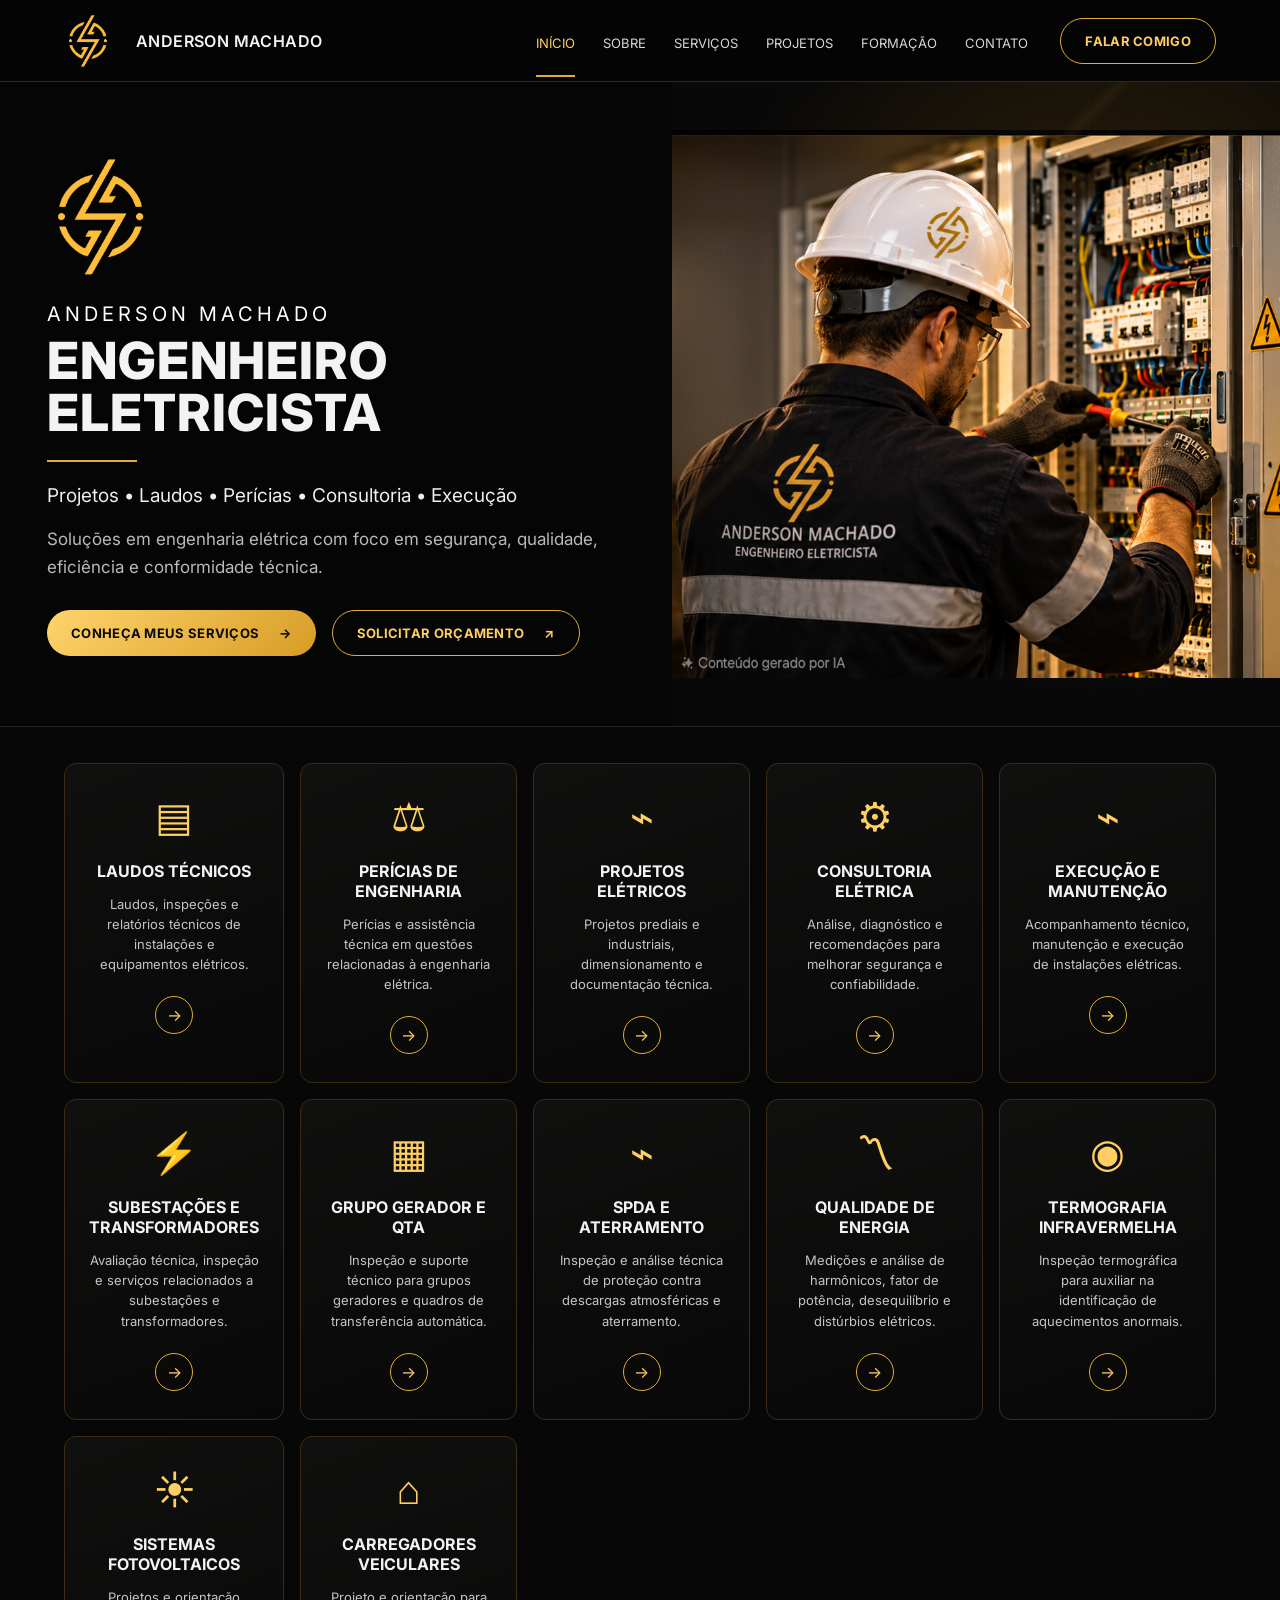
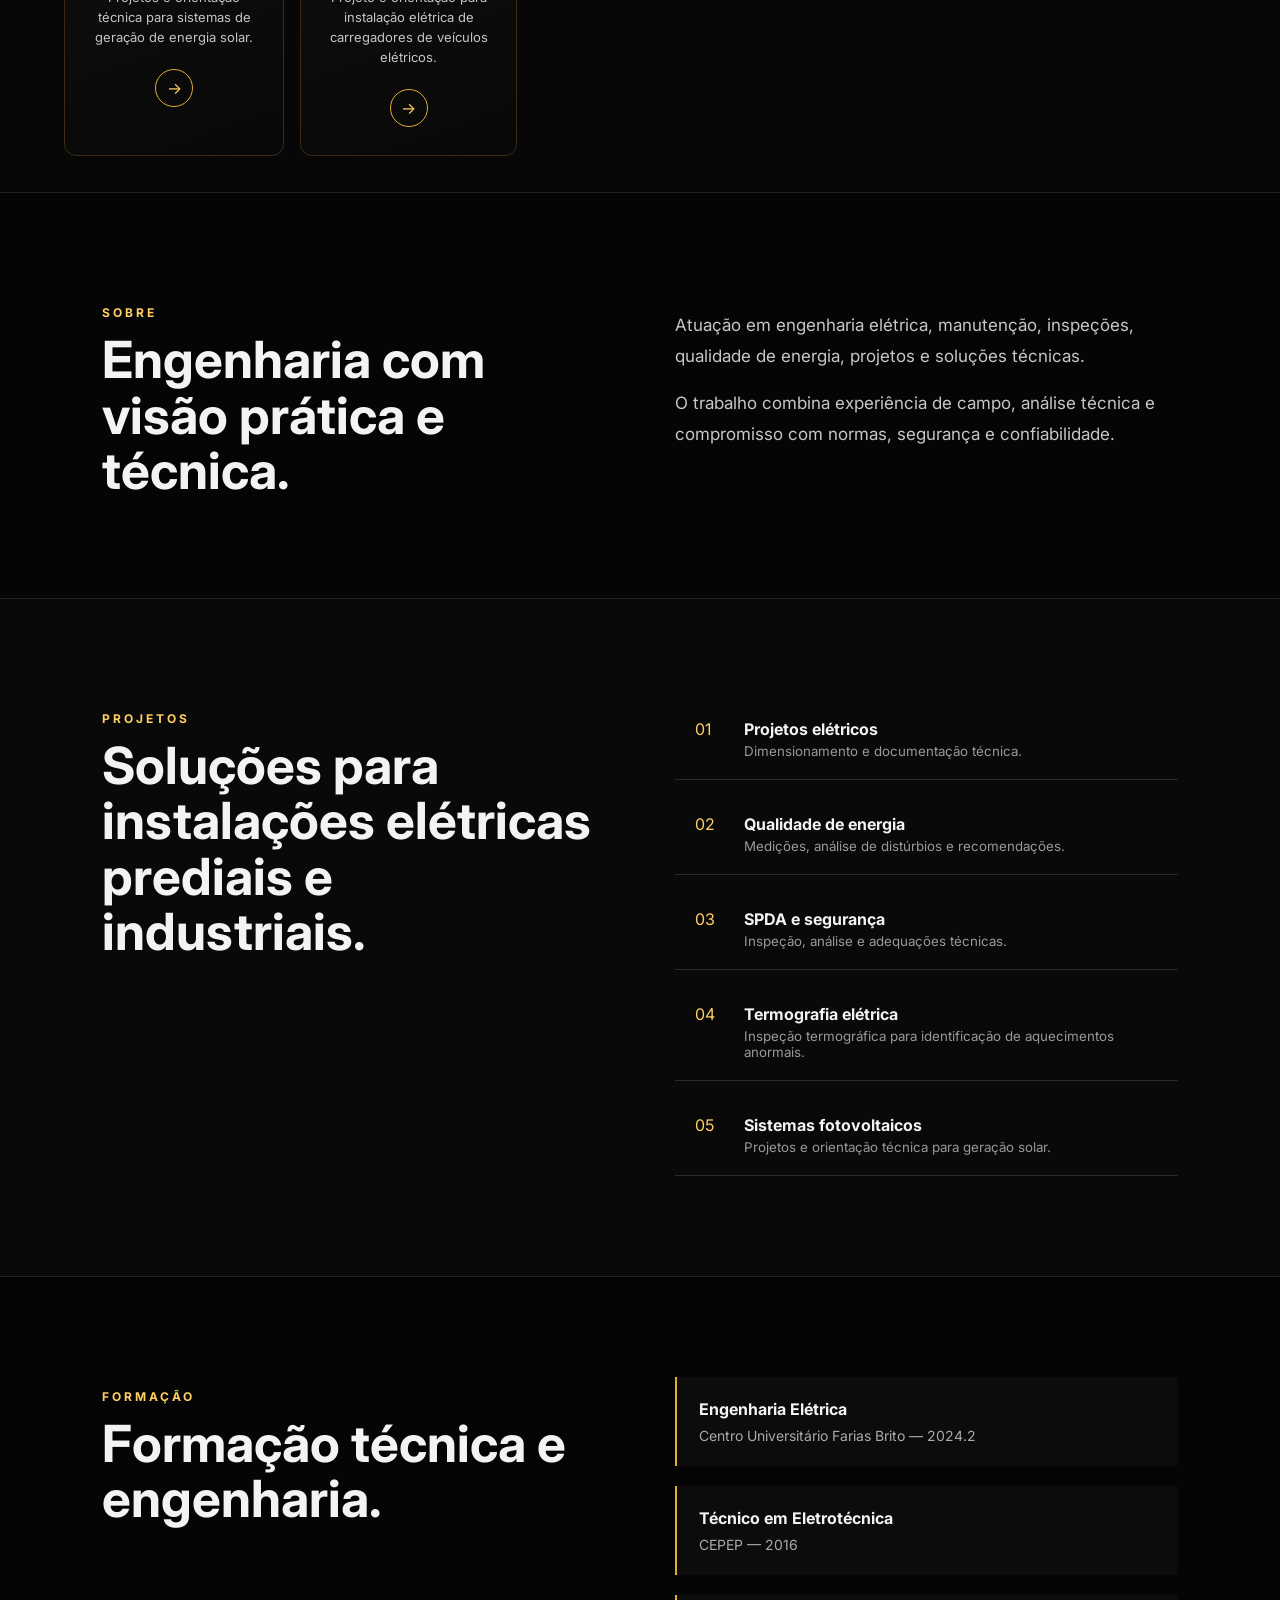
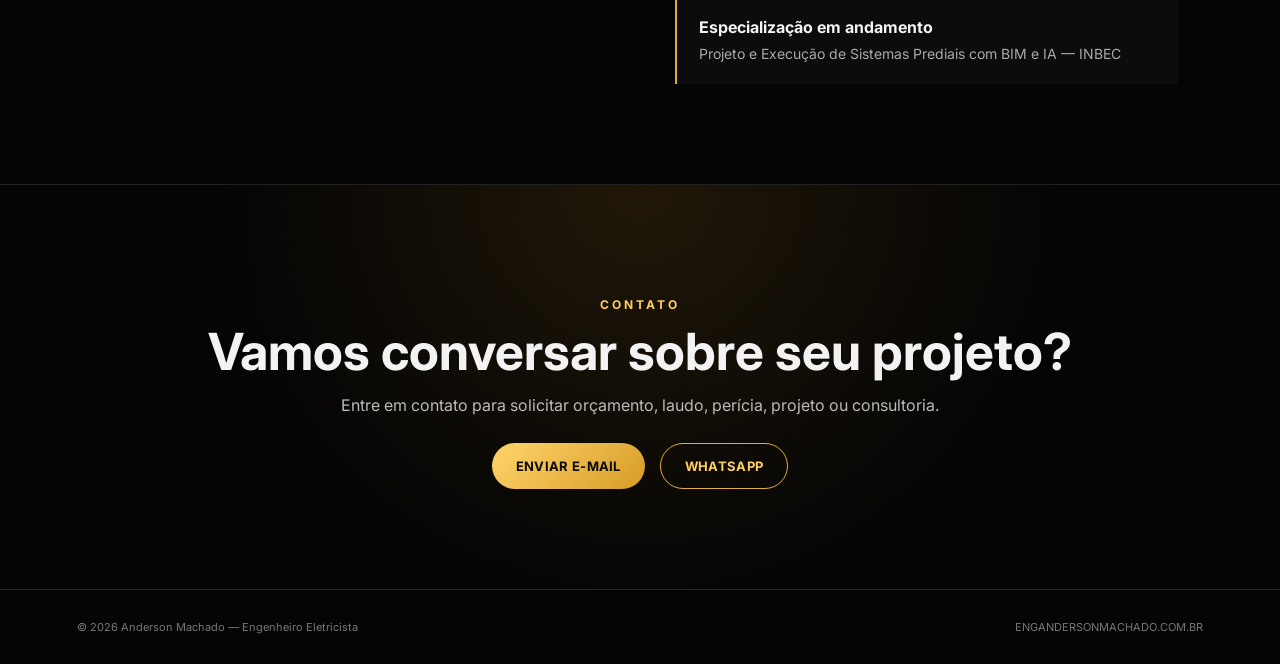
<file: index.html>
<!doctype html>
<html lang="pt-BR">
<head>
    <meta charset="utf-8">

    <meta name="viewport" content="width=device-width, initial-scale=1">

    <title>Anderson Machado | Engenheiro Eletricista em Fortaleza e Ceará</title>

    <meta name="description" content="Anderson Machado, engenheiro eletricista em Fortaleza e no Ceará. Projetos elétricos prediais e industriais, laudos técnicos, perícias, SPDA, aterramento, qualidade de energia, termografia e sistemas fotovoltaicos.">

    <meta name="keywords" content="engenheiro eletricista Fortaleza, engenheiro eletricista Ceará, projetos elétricos, projeto elétrico predial, projeto elétrico industrial, laudo técnico elétrico, perícia elétrica, SPDA, aterramento, qualidade de energia, termografia elétrica, subestação, transformador, grupo gerador, QTA, sistema fotovoltaico, carregador veicular, manutenção elétrica, consultoria elétrica">

    <meta name="author" content="Anderson Machado">

    <meta name="robots" content="index, follow">

    <meta name="theme-color" content="#050505">

    <link rel="canonical" href="https://engandersonmachado.com.br/">

    <link rel="icon" href="logo-dourada.png">

    <link rel="stylesheet" href="style.css">

    <script type="application/ld+json">
    {
      "@context": "https://schema.org",
      "@type": "ProfessionalService",
      "name": "Anderson Machado - Engenharia Elétrica",
      "url": "https://engandersonmachado.com.br/",
      "image": "https://engandersonmachado.com.br/logo-dourada.png",
      "email": "andersonmachado.eng@gmail.com",
      "telephone": "+55-85-99726-1752",
      "areaServed": {
        "@type": "AdministrativeArea",
        "name": "Fortaleza e Ceará, Brasil"
      },
      "description": "Serviços de engenharia elétrica, projetos, laudos técnicos, perícias, SPDA, qualidade de energia, termografia e sistemas fotovoltaicos."
    }
    </script>


    <!-- Compartilhamento nas redes sociais -->
    <meta property="og:title" content="Anderson Machado | Engenheiro Eletricista em Fortaleza e Ceará">

    <meta property="og:description" content="Projetos elétricos, laudos técnicos, perícias, SPDA, qualidade de energia, termografia, sistemas fotovoltaicos e consultoria em engenharia elétrica em Fortaleza e no Ceará.">

    <meta property="og:url" content="https://engandersonmachado.com.br/">

    <meta property="og:type" content="website">

    <meta property="og:image" content="https://engandersonmachado.com.br/logo-dourada.png">

    <meta property="og:locale" content="pt_BR">
</head>
<body>
<header class="topbar">
  <a class="brand" href="#inicio" aria-label="Anderson Machado - início">
    <img src="logo-dourada.png" alt="Logo Anderson Machado">
    <span>ANDERSON MACHADO</span>
  </a>
  <nav class="nav" aria-label="Navegação principal">
    <a class="active" href="#inicio">INÍCIO</a>
    <a href="#sobre">SOBRE</a>
    <a href="#servicos">SERVIÇOS</a>
    <a href="#projetos">PROJETOS</a>
    <a href="#formacao">FORMAÇÃO</a>
    <a href="#contato">CONTATO</a>
  </nav>
  <a class="contact-btn" href="#contato">FALAR COMIGO</a>
</header>

<main>
<section id="inicio" class="hero">
  <div class="hero-content">
    <img class="hero-logo" src="logo-dourada.png" alt="">
    <p class="eyebrow">ANDERSON MACHADO</p>
    <h1>ENGENHEIRO ELETRICISTA</h1>
    <div class="gold-line"></div>
    <p class="services-line">Projetos • Laudos • Perícias • Consultoria • Execução</p>
    <p class="intro">Soluções em engenharia elétrica com foco em segurança, qualidade, eficiência e conformidade técnica.</p>
    <div class="actions">
      <a class="btn primary" href="#servicos">CONHEÇA MEUS SERVIÇOS <span>→</span></a>
      <a class="btn outline" href="#contato">SOLICITAR ORÇAMENTO <span>↗</span></a>
    </div>
  </div>
  <div class="hero-visual" aria-label="Técnico eletricista trabalhando em quadro elétrico">
  <img src="tecnico-quadro-eletrico(1).png"
       alt="Técnico eletricista trabalhando em quadro elétrico"
       style="width:100%;height:100%;object-fit:contain;display:block;">
</div>
</section>

<section id="servicos" class="cards-section" aria-label="Serviços de engenharia elétrica">
  <div class="service-card">
    <div class="icon">▤</div>
    <h3>LAUDOS TÉCNICOS</h3>
    <p>Laudos, inspeções e relatórios técnicos de instalações e equipamentos elétricos.</p>
    <a href="#contato" aria-label="Solicitar laudo técnico">→</a>
  </div>
  <div class="service-card">
    <div class="icon">⚖</div>
    <h3>PERÍCIAS DE ENGENHARIA</h3>
    <p>Perícias e assistência técnica em questões relacionadas à engenharia elétrica.</p>
    <a href="#contato" aria-label="Solicitar perícia de engenharia">→</a>
  </div>
  <div class="service-card">
    <div class="icon">⌁</div>
    <h3>PROJETOS ELÉTRICOS</h3>
    <p>Projetos prediais e industriais, dimensionamento e documentação técnica.</p>
    <a href="#projetos" aria-label="Ver projetos elétricos">→</a>
  </div>
  <div class="service-card">
    <div class="icon">⚙</div>
    <h3>CONSULTORIA ELÉTRICA</h3>
    <p>Análise, diagnóstico e recomendações para melhorar segurança e confiabilidade.</p>
    <a href="#contato" aria-label="Solicitar consultoria elétrica">→</a>
  </div>
  <div class="service-card">
    <div class="icon">⌁</div>
    <h3>EXECUÇÃO E MANUTENÇÃO</h3>
    <p>Acompanhamento técnico, manutenção e execução de instalações elétricas.</p>
    <a href="#contato" aria-label="Solicitar execução ou manutenção elétrica">→</a>
  </div>
  <div class="service-card">
    <div class="icon">⚡</div>
    <h3>SUBESTAÇÕES E TRANSFORMADORES</h3>
    <p>Avaliação técnica, inspeção e serviços relacionados a subestações e transformadores.</p>
    <a href="#contato" aria-label="Consultar serviço de subestações e transformadores">→</a>
  </div>
  <div class="service-card">
    <div class="icon">▦</div>
    <h3>GRUPO GERADOR E QTA</h3>
    <p>Inspeção e suporte técnico para grupos geradores e quadros de transferência automática.</p>
    <a href="#contato" aria-label="Consultar serviço de grupo gerador e QTA">→</a>
  </div>
  <div class="service-card">
    <div class="icon">⌁</div>
    <h3>SPDA E ATERRAMENTO</h3>
    <p>Inspeção e análise técnica de proteção contra descargas atmosféricas e aterramento.</p>
    <a href="#contato" aria-label="Consultar serviço de SPDA e aterramento">→</a>
  </div>
  <div class="service-card">
    <div class="icon">〽</div>
    <h3>QUALIDADE DE ENERGIA</h3>
    <p>Medições e análise de harmônicos, fator de potência, desequilíbrio e distúrbios elétricos.</p>
    <a href="#contato" aria-label="Solicitar análise de qualidade de energia">→</a>
  </div>
  <div class="service-card">
    <div class="icon">◉</div>
    <h3>TERMOGRAFIA INFRAVERMELHA</h3>
    <p>Inspeção termográfica para auxiliar na identificação de aquecimentos anormais.</p>
    <a href="#contato" aria-label="Solicitar inspeção termográfica">→</a>
  </div>
  <div class="service-card">
    <div class="icon">☀</div>
    <h3>SISTEMAS FOTOVOLTAICOS</h3>
    <p>Projetos e orientação técnica para sistemas de geração de energia solar.</p>
    <a href="#contato" aria-label="Consultar projetos fotovoltaicos">→</a>
  </div>
  <div class="service-card">
    <div class="icon">⌂</div>
    <h3>CARREGADORES VEICULARES</h3>
    <p>Projeto e orientação para instalação elétrica de carregadores de veículos elétricos.</p>
    <a href="#contato" aria-label="Consultar projeto de carregador veicular">→</a>
  </div>
</section>

<section id="sobre" class="section">
  <div>
    <p class="section-label">SOBRE</p>
    <h2>Engenharia com visão prática e técnica.</h2>
  </div>
  <div class="section-copy">
    <p>Atuação em engenharia elétrica, manutenção, inspeções, qualidade de energia, projetos e soluções técnicas.</p>
    <p>O trabalho combina experiência de campo, análise técnica e compromisso com normas, segurança e confiabilidade.</p>
  </div>
</section>

<section id="projetos" class="section dark-section">
  <div>
    <p class="section-label">PROJETOS</p>
    <h2>Soluções para instalações elétricas prediais e industriais.</h2>
  </div>
  <div class="project-list">
    <div><span>01</span><strong>Projetos elétricos</strong><small>Dimensionamento e documentação técnica.</small></div>
    <div><span>02</span><strong>Qualidade de energia</strong><small>Medições, análise de distúrbios e recomendações.</small></div>
    <div><span>03</span><strong>SPDA e segurança</strong><small>Inspeção, análise e adequações técnicas.</small></div>
     <div><span>04</span><strong>Termografia elétrica</strong><small>Inspeção termográfica para identificação de aquecimentos anormais.</small></div>
     <div><span>05</span><strong>Sistemas fotovoltaicos</strong><small>Projetos e orientação técnica para geração solar.</small></div>
  </div>
</section>

<section id="formacao" class="section">
  <div>
    <p class="section-label">FORMAÇÃO</p>
    <h2>Formação técnica e engenharia.</h2>
  </div>
  <div class="timeline">
    <div><b>Engenharia Elétrica</b><span>Centro Universitário Farias Brito — 2024.2</span></div>
    <div><b>Técnico em Eletrotécnica</b><span>CEPEP — 2016</span></div>
    <div><b>Especialização em andamento</b><span>Projeto e Execução de Sistemas Prediais com BIM e IA — INBEC</span></div>
  </div>
</section>

<section id="contato" class="contact-section">
  <p class="section-label">CONTATO</p>
  <h2>Vamos conversar sobre seu projeto?</h2>
  <p>Entre em contato para solicitar orçamento, laudo, perícia, projeto ou consultoria.</p>
  <div class="contact-actions">
    <a class="btn primary" href="mailto:andersonmachado.eng@gmail.com">ENVIAR E-MAIL</a>
    <a class="btn outline" href="https://wa.me/+5585997261752" target="_blank" rel="noopener">WHATSAPP</a>
  </div>
</section>
</main>

<footer>
  <span>© 2026 Anderson Machado — Engenheiro Eletricista</span>
  <span>ENGANDERSONMACHADO.COM.BR</span>
</footer>
</body>
</html>
</file>
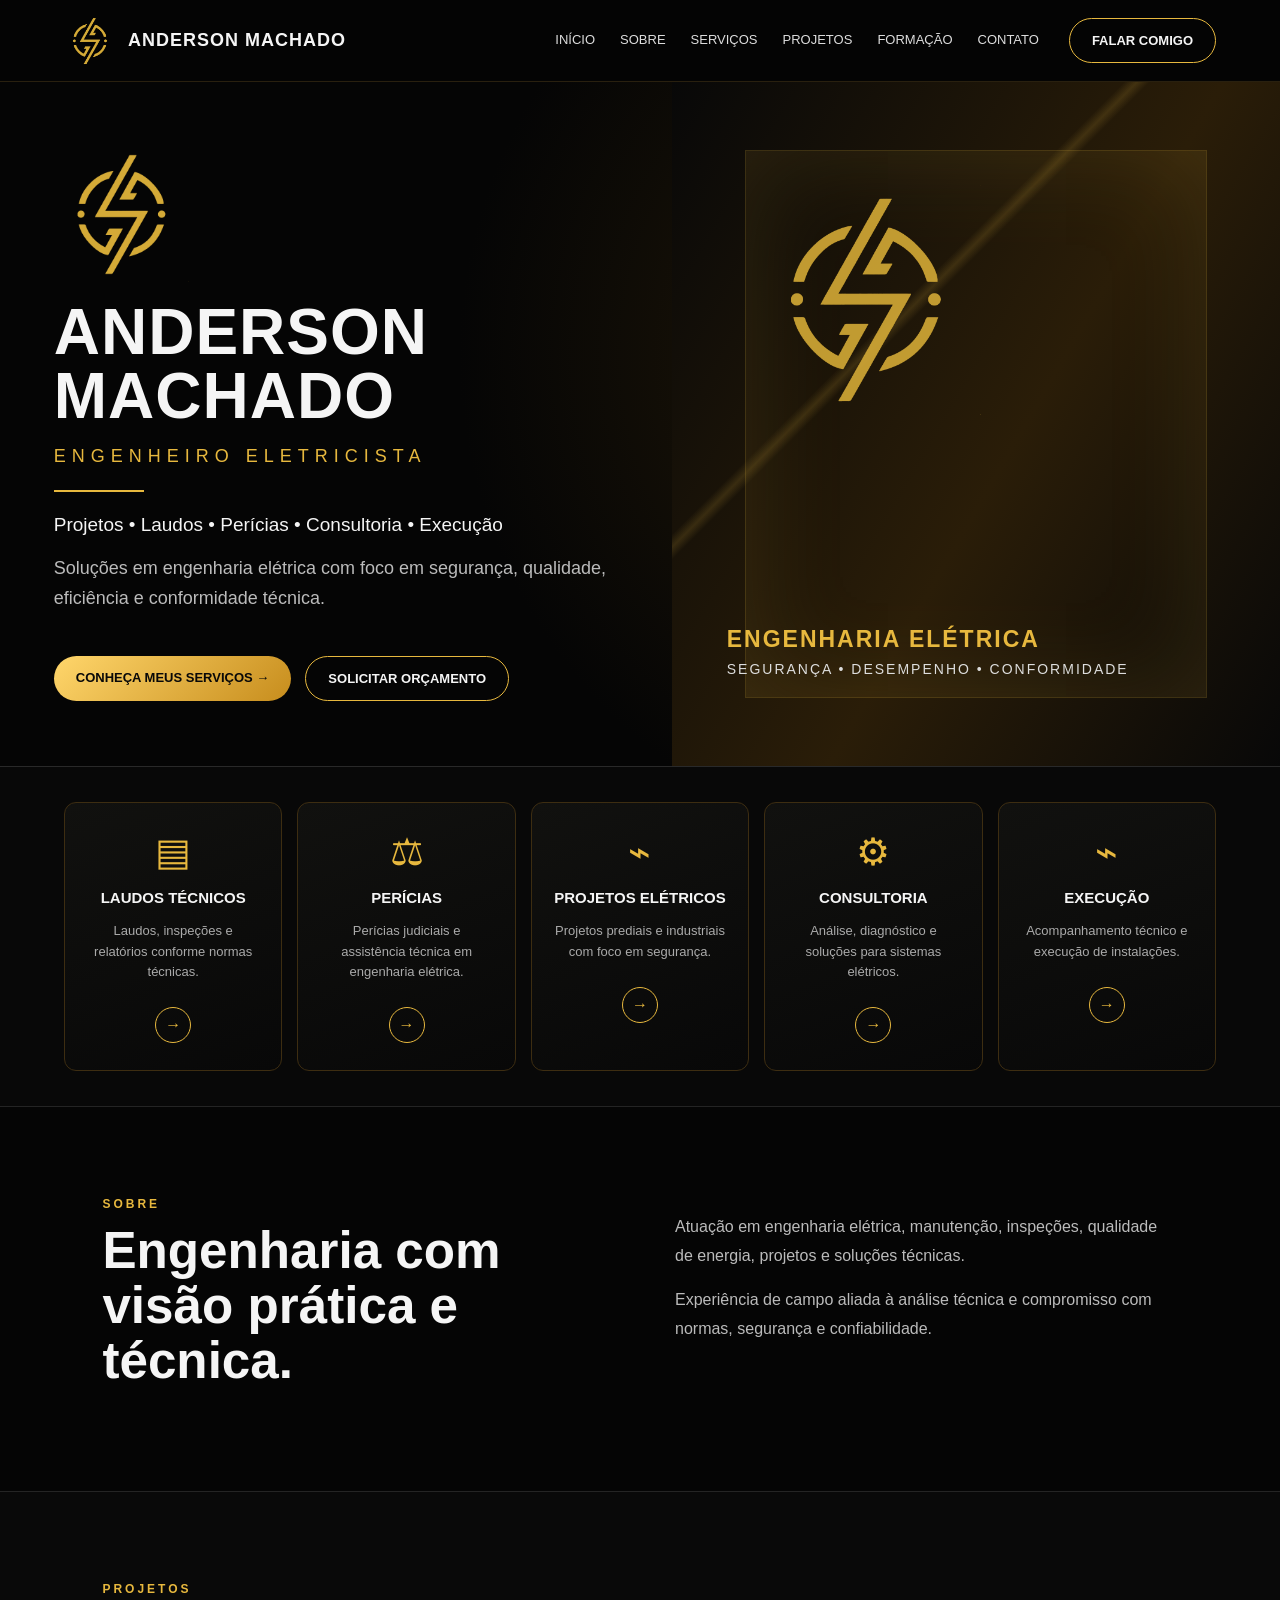
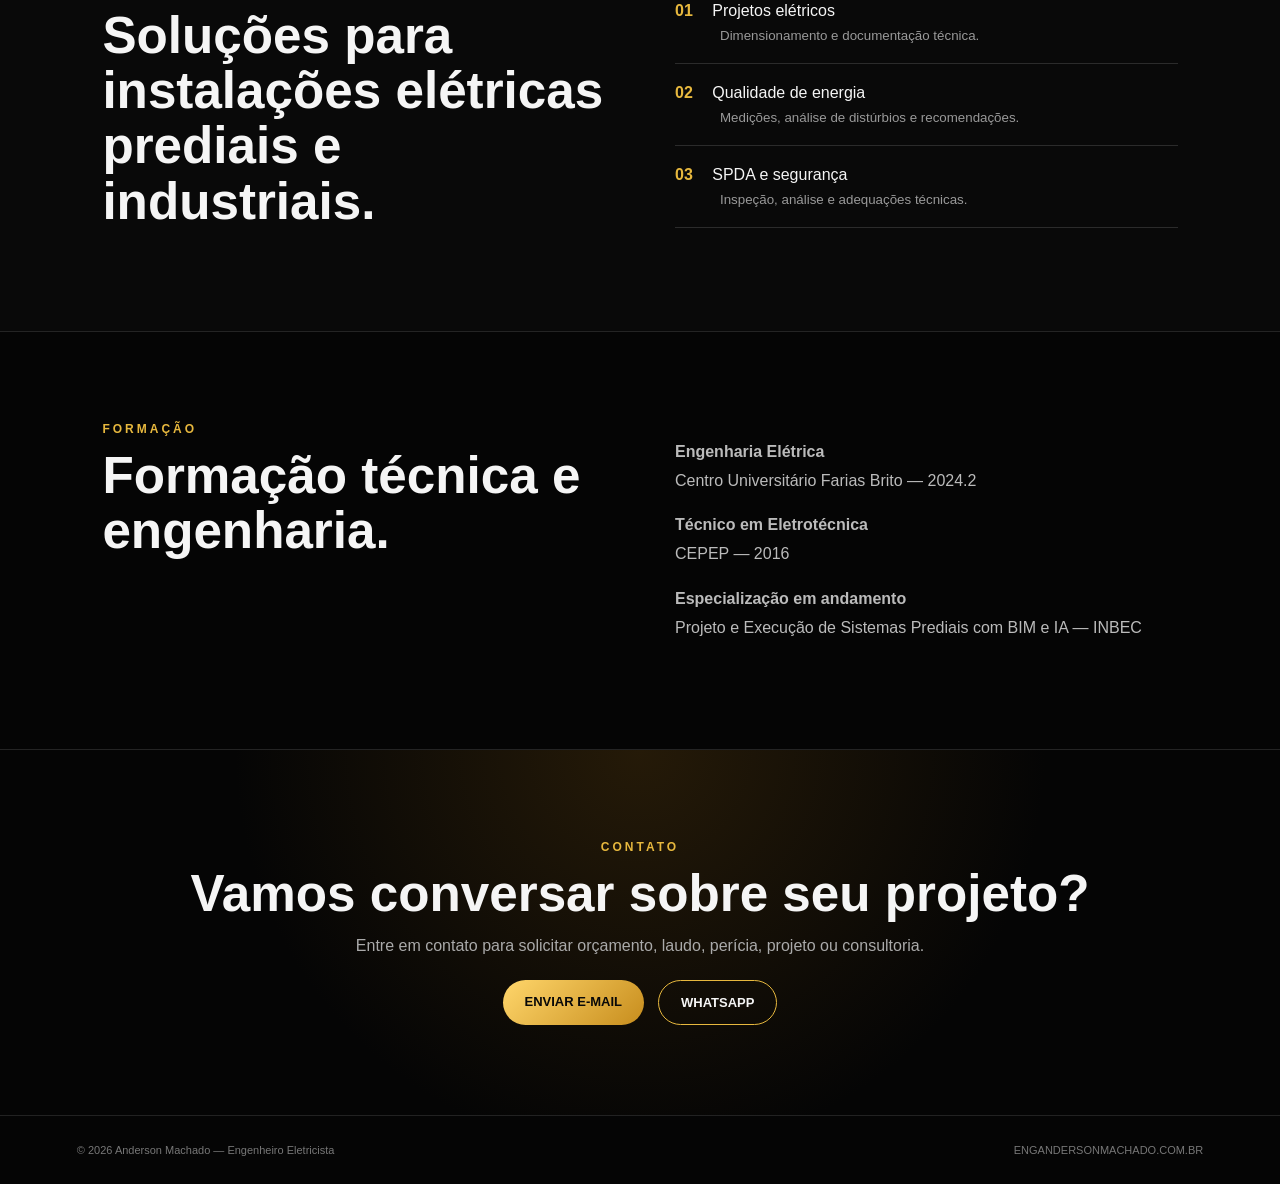
<file: index_anderson_machado_CORRIGIDO.html>
<!DOCTYPE html>
<html lang="pt-BR">
<head>
<meta charset="UTF-8">
<meta name="viewport" content="width=device-width, initial-scale=1.0">
<meta name="theme-color" content="#050505">
<meta name="description" content="Anderson Machado — Engenheiro Eletricista. Projetos, laudos, perícias, consultoria e execução.">
<title>Anderson Machado | Engenheiro Eletricista</title>
<style>
*{box-sizing:border-box}html{scroll-behavior:smooth}body{margin:0;background:#050505;color:#f5f5f5;font-family:Arial,Helvetica,sans-serif}
a{color:inherit;text-decoration:none}.top{position:sticky;top:0;z-index:10;background:rgba(5,5,5,.96);border-bottom:1px solid #29200f;display:flex;align-items:center;gap:30px;padding:12px 5%}.brand{display:flex;align-items:center;gap:12px;font-size:18px;font-weight:bold;letter-spacing:1px}.brand img{width:52px;height:52px;object-fit:contain}.nav{margin-left:auto;display:flex;gap:25px}.nav a{font-size:13px;color:#ddd;padding:20px 0;border-bottom:2px solid transparent}.nav a:hover{color:#e7b83e;border-color:#e7b83e}.btn{display:inline-block;border:1px solid #e7b83e;border-radius:28px;padding:14px 22px;font-weight:bold;font-size:13px}.gold{background:linear-gradient(135deg,#ffd66b,#c78d1d);color:#080808;border:0}
.hero{min-height:650px;display:grid;grid-template-columns:1.05fr .95fr;background:radial-gradient(circle at 75% 40%,#241a08,#050505 48%);border-bottom:1px solid #292929}.heroText{padding:65px 8%;display:flex;flex-direction:column;justify-content:center}.heroLogo{width:135px;height:135px;object-fit:contain;margin-bottom:18px}.hero h1{font-size:clamp(40px,5vw,68px);margin:0;line-height:1;font-weight:800;letter-spacing:1px}.role{color:#e7b83e;letter-spacing:6px;font-size:18px;margin:18px 0}.line{height:2px;width:90px;background:#e7b83e;margin:5px 0 22px}.desc{font-size:18px;line-height:1.65;color:#bbb;max-width:650px}.actions{display:flex;gap:14px;flex-wrap:wrap;margin-top:25px}
.visual{position:relative;min-height:650px;overflow:hidden;background:linear-gradient(120deg,#080808,#2a1d08 55%,#080808)}.visual:before{content:"";position:absolute;inset:0;background:linear-gradient(135deg,transparent 35%,rgba(231,184,62,.22) 36%,transparent 37%);opacity:.7}.visual:after{content:"";position:absolute;inset:10% 12%;border:1px solid rgba(231,184,62,.2);box-shadow:0 0 100px rgba(231,184,62,.15) inset}.vlogo{position:absolute;z-index:2;width:230px;height:230px;object-fit:contain;left:13%;top:15%;opacity:.9}.vtext{position:absolute;z-index:3;bottom:13%;left:9%;font-size:14px;color:#ddd;letter-spacing:2px}.vtext b{display:block;color:#e7b83e;font-size:23px;margin-bottom:8px}
.cards{display:grid;grid-template-columns:repeat(5,1fr);gap:15px;padding:35px 5%;background:#080808}.card{border:1px solid #3d2d11;border-radius:12px;background:linear-gradient(160deg,#11110f,#080808);padding:27px 22px;text-align:center;min-height:230px}.ico{font-size:38px;color:#e7b83e;margin-bottom:15px}.card h3{font-size:15px}.card p{color:#aaa;font-size:13px;line-height:1.55}.arrow{display:inline-flex;width:36px;height:36px;border:1px solid #e7b83e;border-radius:50%;align-items:center;justify-content:center;color:#e7b83e;margin-top:12px}
section.info{padding:90px 8%;display:grid;grid-template-columns:1fr 1fr;gap:70px;border-top:1px solid #242424}.label{color:#e7b83e;letter-spacing:3px;font-size:12px;font-weight:bold}.info h2,.contact h2{font-size:clamp(32px,4vw,52px);line-height:1.08;margin:12px 0}.copy{color:#bbb;line-height:1.8;font-size:16px}.projects{background:#090909}.project{padding:20px 0;border-bottom:1px solid #2b2b2b}.project b{color:#e7b83e;margin-right:15px}.project small{display:block;color:#999;margin:8px 0 0 45px}
.contact{text-align:center;padding:90px 8%;border-top:1px solid #242424;background:radial-gradient(circle at 50% 0,#251a08,transparent 55%)}.contact p{color:#aaa}.footer{display:flex;justify-content:space-between;padding:28px 6%;font-size:11px;color:#777;border-top:1px solid #222}
@media(max-width:1050px){.cards{grid-template-columns:repeat(2,1fr)}.hero{grid-template-columns:1fr}.visual{min-height:400px}section.info{grid-template-columns:1fr;gap:25px}}
@media(max-width:700px){.top{padding:8px 15px}.brand{font-size:13px}.brand img{width:42px;height:42px}.nav{display:none}.heroText{padding:45px 24px}.heroLogo{width:95px;height:95px}.role{letter-spacing:3px;font-size:14px}.desc{font-size:15px}.visual{min-height:340px}.vlogo{width:150px;height:150px}.cards{grid-template-columns:1fr;padding:22px 16px}section.info{padding:65px 24px}.contact{padding:65px 24px}.footer{flex-direction:column;gap:10px;text-align:center}}
</style>
</head>
<body>

<header class="top">
  <a class="brand" href="#inicio">
    <img src="[data-uri]" alt="Logo Anderson Machado">
    <span>ANDERSON MACHADO</span>
  </a>
  <nav class="nav">
    <a href="#inicio">INÍCIO</a><a href="#sobre">SOBRE</a><a href="#servicos">SERVIÇOS</a>
    <a href="#projetos">PROJETOS</a><a href="#formacao">FORMAÇÃO</a><a href="#contato">CONTATO</a>
  </nav>
  <a class="btn" href="#contato">FALAR COMIGO</a>
</header>

<main>
<section id="inicio" class="hero">
  <div class="heroText">
    <img class="heroLogo" src="[data-uri]" alt="Logo">
    <h1>ANDERSON MACHADO</h1>
    <div class="role">ENGENHEIRO ELETRICISTA</div>
    <div class="line"></div>
    <div style="font-size:19px">Projetos • Laudos • Perícias • Consultoria • Execução</div>
    <p class="desc">Soluções em engenharia elétrica com foco em segurança, qualidade, eficiência e conformidade técnica.</p>
    <div class="actions"><a class="btn gold" href="#servicos">CONHEÇA MEUS SERVIÇOS →</a><a class="btn" href="#contato">SOLICITAR ORÇAMENTO</a></div>
  </div>
  <div class="visual">
    <img class="vlogo" src="[data-uri]" alt="">
    <div class="vtext"><b>ENGENHARIA ELÉTRICA</b>SEGURANÇA • DESEMPENHO • CONFORMIDADE</div>
  </div>
</section>

<section id="servicos" class="cards">
  <div class="card"><div class="ico">▤</div><h3>LAUDOS TÉCNICOS</h3><p>Laudos, inspeções e relatórios conforme normas técnicas.</p><a class="arrow" href="#contato">→</a></div>
  <div class="card"><div class="ico">⚖</div><h3>PERÍCIAS</h3><p>Perícias judiciais e assistência técnica em engenharia elétrica.</p><a class="arrow" href="#contato">→</a></div>
  <div class="card"><div class="ico">⌁</div><h3>PROJETOS ELÉTRICOS</h3><p>Projetos prediais e industriais com foco em segurança.</p><a class="arrow" href="#projetos">→</a></div>
  <div class="card"><div class="ico">⚙</div><h3>CONSULTORIA</h3><p>Análise, diagnóstico e soluções para sistemas elétricos.</p><a class="arrow" href="#contato">→</a></div>
  <div class="card"><div class="ico">⌁</div><h3>EXECUÇÃO</h3><p>Acompanhamento técnico e execução de instalações.</p><a class="arrow" href="#contato">→</a></div>
</section>

<section id="sobre" class="info"><div><div class="label">SOBRE</div><h2>Engenharia com visão prática e técnica.</h2></div><div class="copy"><p>Atuação em engenharia elétrica, manutenção, inspeções, qualidade de energia, projetos e soluções técnicas.</p><p>Experiência de campo aliada à análise técnica e compromisso com normas, segurança e confiabilidade.</p></div></section>

<section id="projetos" class="info projects"><div><div class="label">PROJETOS</div><h2>Soluções para instalações elétricas prediais e industriais.</h2></div><div><div class="project"><b>01</b> Projetos elétricos<small>Dimensionamento e documentação técnica.</small></div><div class="project"><b>02</b> Qualidade de energia<small>Medições, análise de distúrbios e recomendações.</small></div><div class="project"><b>03</b> SPDA e segurança<small>Inspeção, análise e adequações técnicas.</small></div></div></section>

<section id="formacao" class="info"><div><div class="label">FORMAÇÃO</div><h2>Formação técnica e engenharia.</h2></div><div class="copy"><p><b>Engenharia Elétrica</b><br>Centro Universitário Farias Brito — 2024.2</p><p><b>Técnico em Eletrotécnica</b><br>CEPEP — 2016</p><p><b>Especialização em andamento</b><br>Projeto e Execução de Sistemas Prediais com BIM e IA — INBEC</p></div></section>

<section id="contato" class="contact"><div class="label">CONTATO</div><h2>Vamos conversar sobre seu projeto?</h2><p>Entre em contato para solicitar orçamento, laudo, perícia, projeto ou consultoria.</p><div class="actions" style="justify-content:center"><a class="btn gold" href="mailto:andersonmachado.eng@gmail.com">ENVIAR E-MAIL</a><a class="btn" href="https://wa.me/5585997261752" target="_blank">WHATSAPP</a></div></section>
</main>

<footer class="footer"><span>© 2026 Anderson Machado — Engenheiro Eletricista</span><span>ENGANDERSONMACHADO.COM.BR</span></footer>
</body>
</html>
</file>
<file: style.css>
@import url('https://fonts.googleapis.com/css2?family=Inter:wght@400;500;600;700;800&display=swap');
:root{--bg:#050505;--panel:#0c0c0c;--gold:#e2ad35;--gold2:#ffcf61;--text:#f3f3f3;--muted:#b9b9b9;--border:#3a2c13}
*{box-sizing:border-box}html{scroll-behavior:smooth}body{margin:0;background:var(--bg);color:var(--text);font-family:Inter,Arial,sans-serif}
a{color:inherit;text-decoration:none}.topbar{position:sticky;top:0;z-index:10;height:82px;display:flex;align-items:center;gap:32px;padding:0 5%;background:rgba(5,5,5,.94);border-bottom:1px solid #2b2b2b;backdrop-filter:blur(12px)}
.brand{display:flex;align-items:center;gap:14px;font-weight:600;letter-spacing:.4px;white-space:nowrap}.brand img{width:58px;height:58px;object-fit:contain}.nav{display:flex;gap:28px;margin-left:auto}.nav a{font-size:13px;color:#d7d7d7;padding:31px 0 24px;border-bottom:2px solid transparent}.nav a:hover,.nav .active{color:var(--gold2);border-color:var(--gold)}
.contact-btn,.btn{border:1px solid var(--gold);border-radius:28px;padding:14px 24px;font-weight:700;font-size:13px;letter-spacing:.3px}.contact-btn{color:var(--gold2);white-space:nowrap}
.hero{min-height:640px;display:grid;grid-template-columns:1.05fr .95fr;border-bottom:1px solid #222}.hero-content{padding:70px 7%;display:flex;flex-direction:column;justify-content:center}.hero-logo{width:130px;height:130px;object-fit:contain;margin-bottom:20px}.eyebrow{font-size:20px;letter-spacing:4px;margin:0 0 8px;color:#fff}.hero h1{font-size:clamp(34px,4vw,60px);line-height:1.02;margin:0;font-weight:800;letter-spacing:1px}.gold-line{width:90px;height:2px;background:var(--gold);margin:22px 0}.services-line{font-size:19px;margin:0 0 18px;color:#eee}.intro{max-width:650px;font-size:17px;line-height:1.65;color:var(--muted);margin:0}.actions{display:flex;gap:16px;margin-top:28px;flex-wrap:wrap}.btn{display:inline-flex;align-items:center;gap:20px}.btn.primary{background:linear-gradient(135deg,#ffd46c,#d79c25);color:#090909;border:none}.btn.outline{color:var(--gold2)}
.hero-visual{position:relative;overflow:hidden;background:radial-gradient(circle at 70% 35%,#5a431c 0,#201709 28%,#080808 65%);min-height:640px}.hero-visual:before{content:"";position:absolute;inset:0;background:linear-gradient(135deg,transparent 35%,rgba(226,173,53,.18) 36%,transparent 37%),linear-gradient(90deg,rgba(255,255,255,.03) 1px,transparent 1px);background-size:auto,52px 52px;opacity:.35}.panel-glow{position:absolute;width:46%;height:70%;right:9%;top:10%;background:radial-gradient(circle,rgba(255,199,77,.3),transparent 65%);filter:blur(20px)}.engineer-silhouette{position:absolute;right:14%;bottom:0;width:55%;height:75%;opacity:.9}.helmet{position:absolute;right:18%;top:3%;width:45%;height:18%;border-radius:50% 50% 30% 30%;background:linear-gradient(135deg,#292929,#0b0b0b);border:2px solid #5c5c5c}.head{position:absolute;right:24%;top:14%;width:30%;height:25%;border-radius:45% 45% 40% 40%;background:#17120c}.body{position:absolute;right:0;bottom:0;width:92%;height:70%;border-radius:25% 25% 0 0;background:linear-gradient(120deg,#171717,#080808);border-left:4px solid #3a3a3a}.visual-caption{position:absolute;left:8%;bottom:9%;display:flex;flex-direction:column;gap:7px}.visual-caption strong{font-size:20px;color:var(--gold2);letter-spacing:2px}.visual-caption span{color:#ddd;font-size:13px}
.cards-section{display:grid;grid-template-columns:repeat(5,1fr);gap:16px;padding:36px 5%;background:#070707}.service-card{position:relative;min-height:245px;padding:28px 24px;border:1px solid #3b2c13;border-radius:12px;background:linear-gradient(160deg,#10100f,#080808);text-align:center}.icon{font-size:40px;color:var(--gold2);margin-bottom:20px}.service-card h3{font-size:16px;margin:0 0 12px}.service-card p{font-size:13px;line-height:1.55;color:#c5c5c5}.service-card>a{display:flex;width:38px;height:38px;border:1px solid var(--gold);border-radius:50%;align-items:center;justify-content:center;margin:22px auto 0;color:var(--gold2)}
.section{display:grid;grid-template-columns:1fr 1fr;gap:70px;padding:100px 8%;border-top:1px solid #222}.section h2,.contact-section h2{font-size:clamp(30px,4vw,52px);line-height:1.08;margin:0}.section-label{color:var(--gold2);letter-spacing:3px;font-size:12px;font-weight:700}.section-copy{color:#c7c7c7;line-height:1.8;font-size:17px}.dark-section{background:#090909}.project-list{display:grid;gap:14px}.project-list>div{display:grid;grid-template-columns:45px 1fr;gap:4px;padding:20px;border-bottom:1px solid #2b2b2b}.project-list span{color:var(--gold2)}.project-list small{grid-column:2;color:#999}.timeline{display:grid;gap:20px}.timeline div{padding:22px;border-left:2px solid var(--gold);background:#0c0c0c}.timeline b,.timeline span{display:block}.timeline span{color:#aaa;margin-top:8px;font-size:14px}
.contact-section{text-align:center;padding:100px 8%;background:radial-gradient(circle at 50% 0,#201708,transparent 55%);border-top:1px solid #222}.contact-section>p:not(.section-label){color:#bbb}.contact-actions{display:flex;justify-content:center;gap:15px;margin-top:28px;flex-wrap:wrap}
footer{display:flex;justify-content:space-between;gap:20px;padding:30px 6%;font-size:11px;color:#777;border-top:1px solid #222}
@media(max-width:1050px){.nav{gap:14px}.cards-section{grid-template-columns:repeat(2,1fr)}.hero{grid-template-columns:1fr}.hero-visual{min-height:430px}.hero-content{padding:60px 8%}}
@media(max-width:700px){.topbar{height:70px;padding:0 18px}.brand span{font-size:13px}.brand img{width:45px;height:45px}.nav{display:none}.contact-btn{margin-left:auto;padding:11px 14px;font-size:11px}.hero-content{padding:48px 24px}.hero-logo{width:90px;height:90px}.services-line{font-size:16px}.intro{font-size:15px}.hero-visual{min-height:350px}.cards-section{grid-template-columns:1fr;padding:24px 18px}.section{grid-template-columns:1fr;gap:30px;padding:70px 24px}.section h2,.contact-section h2{font-size:34px}footer{flex-direction:column;text-align:center}}
</file>
